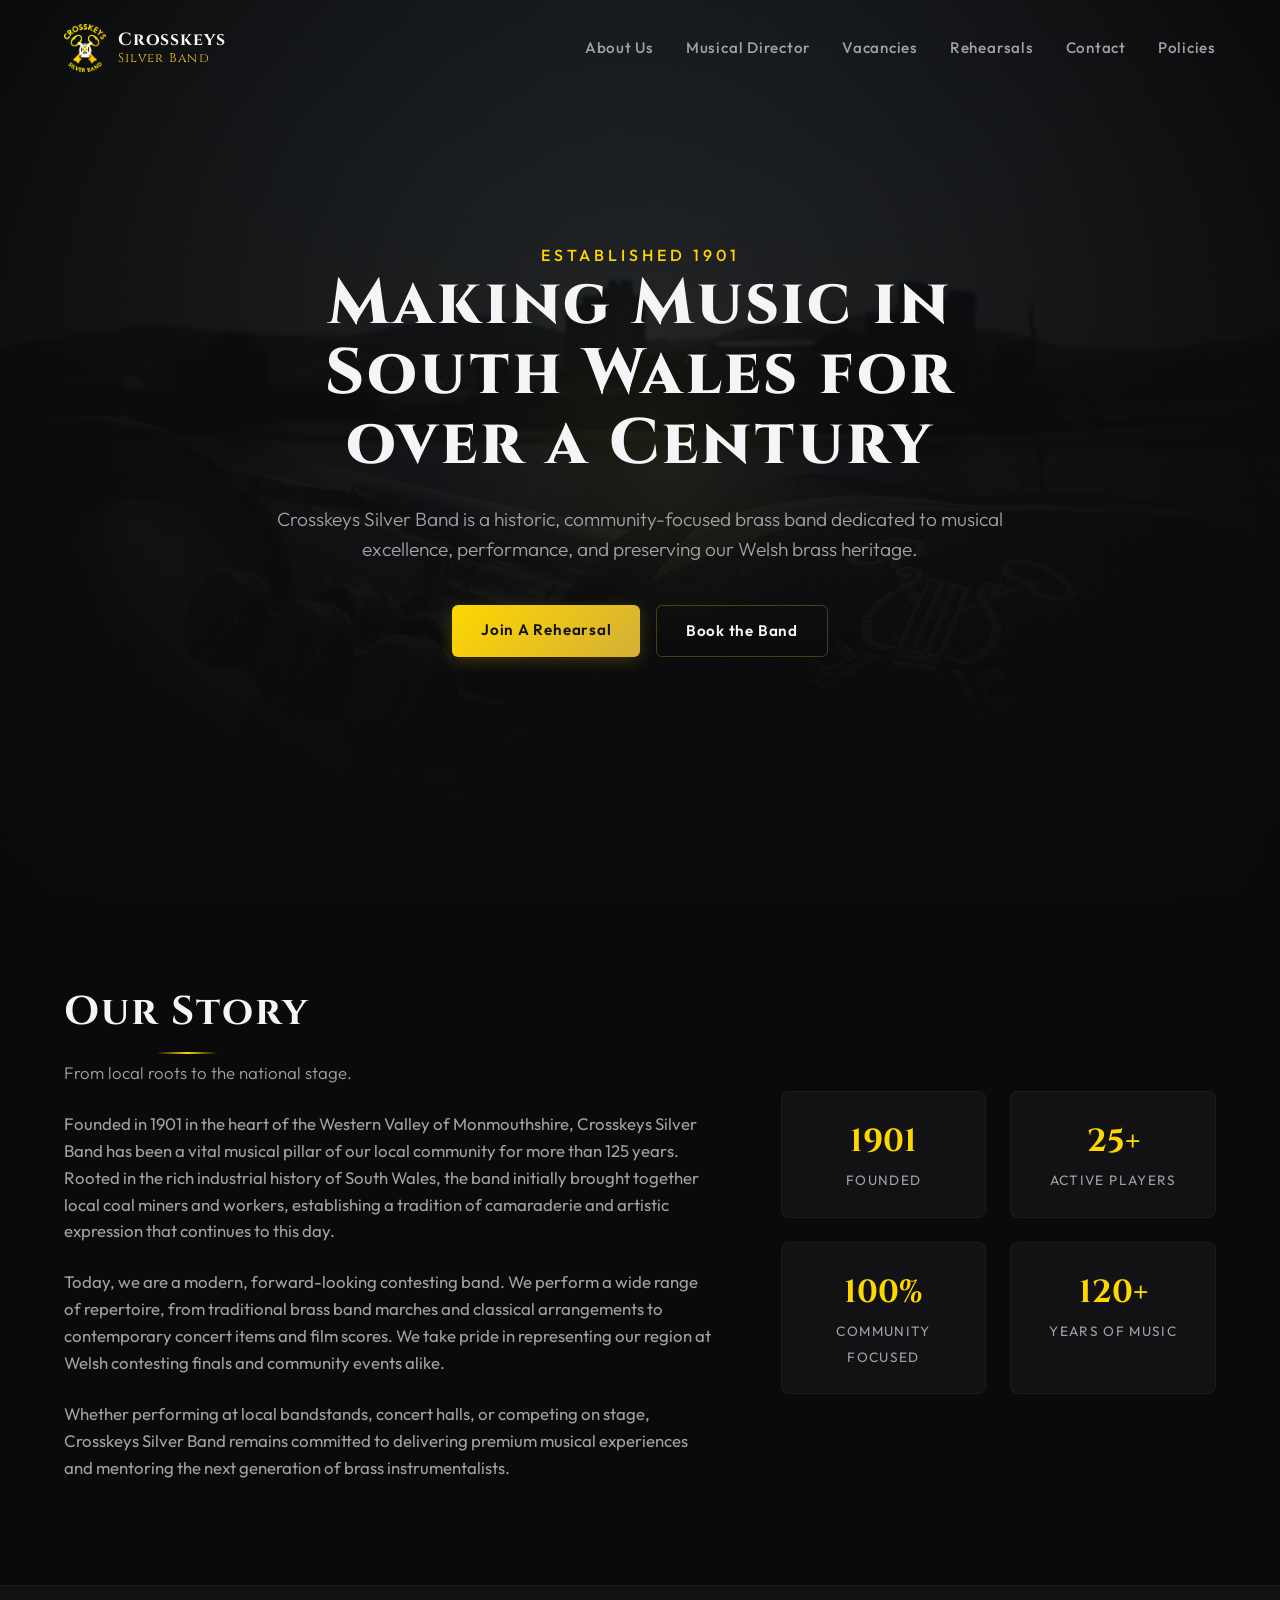
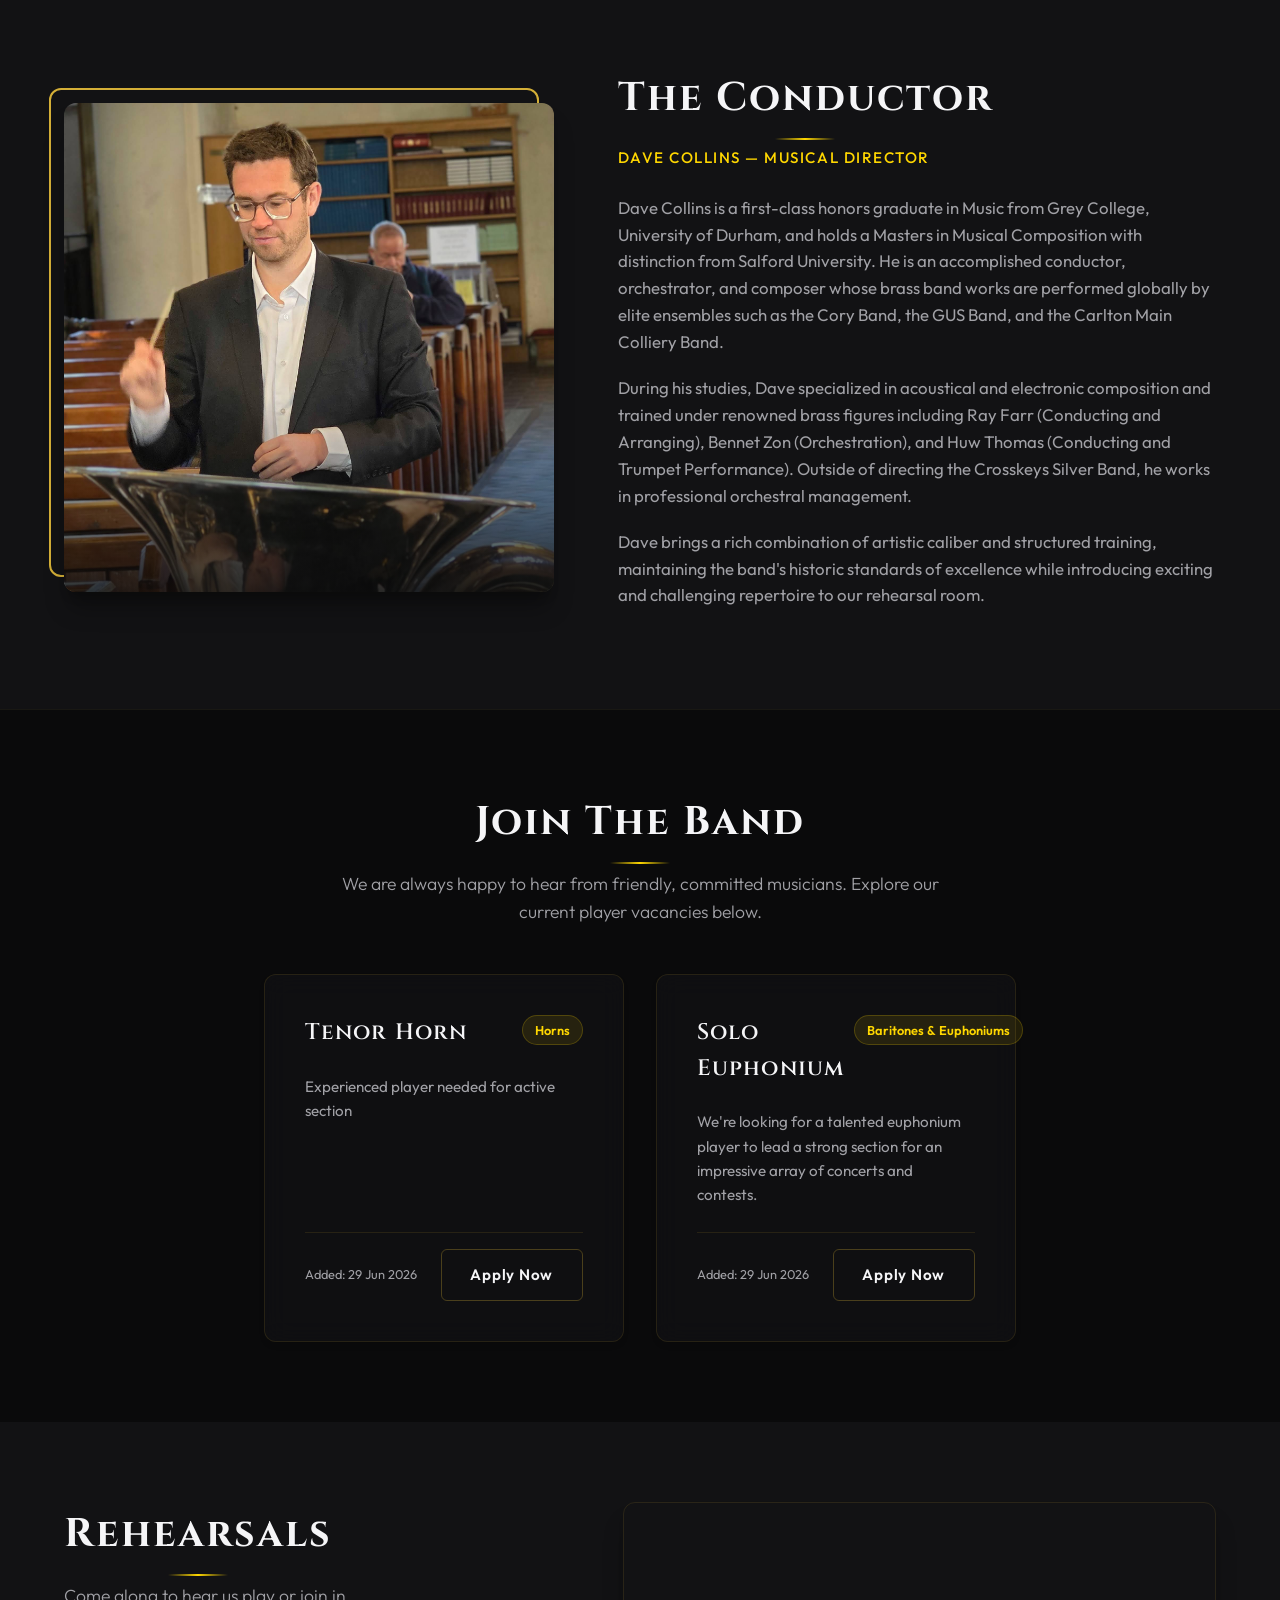
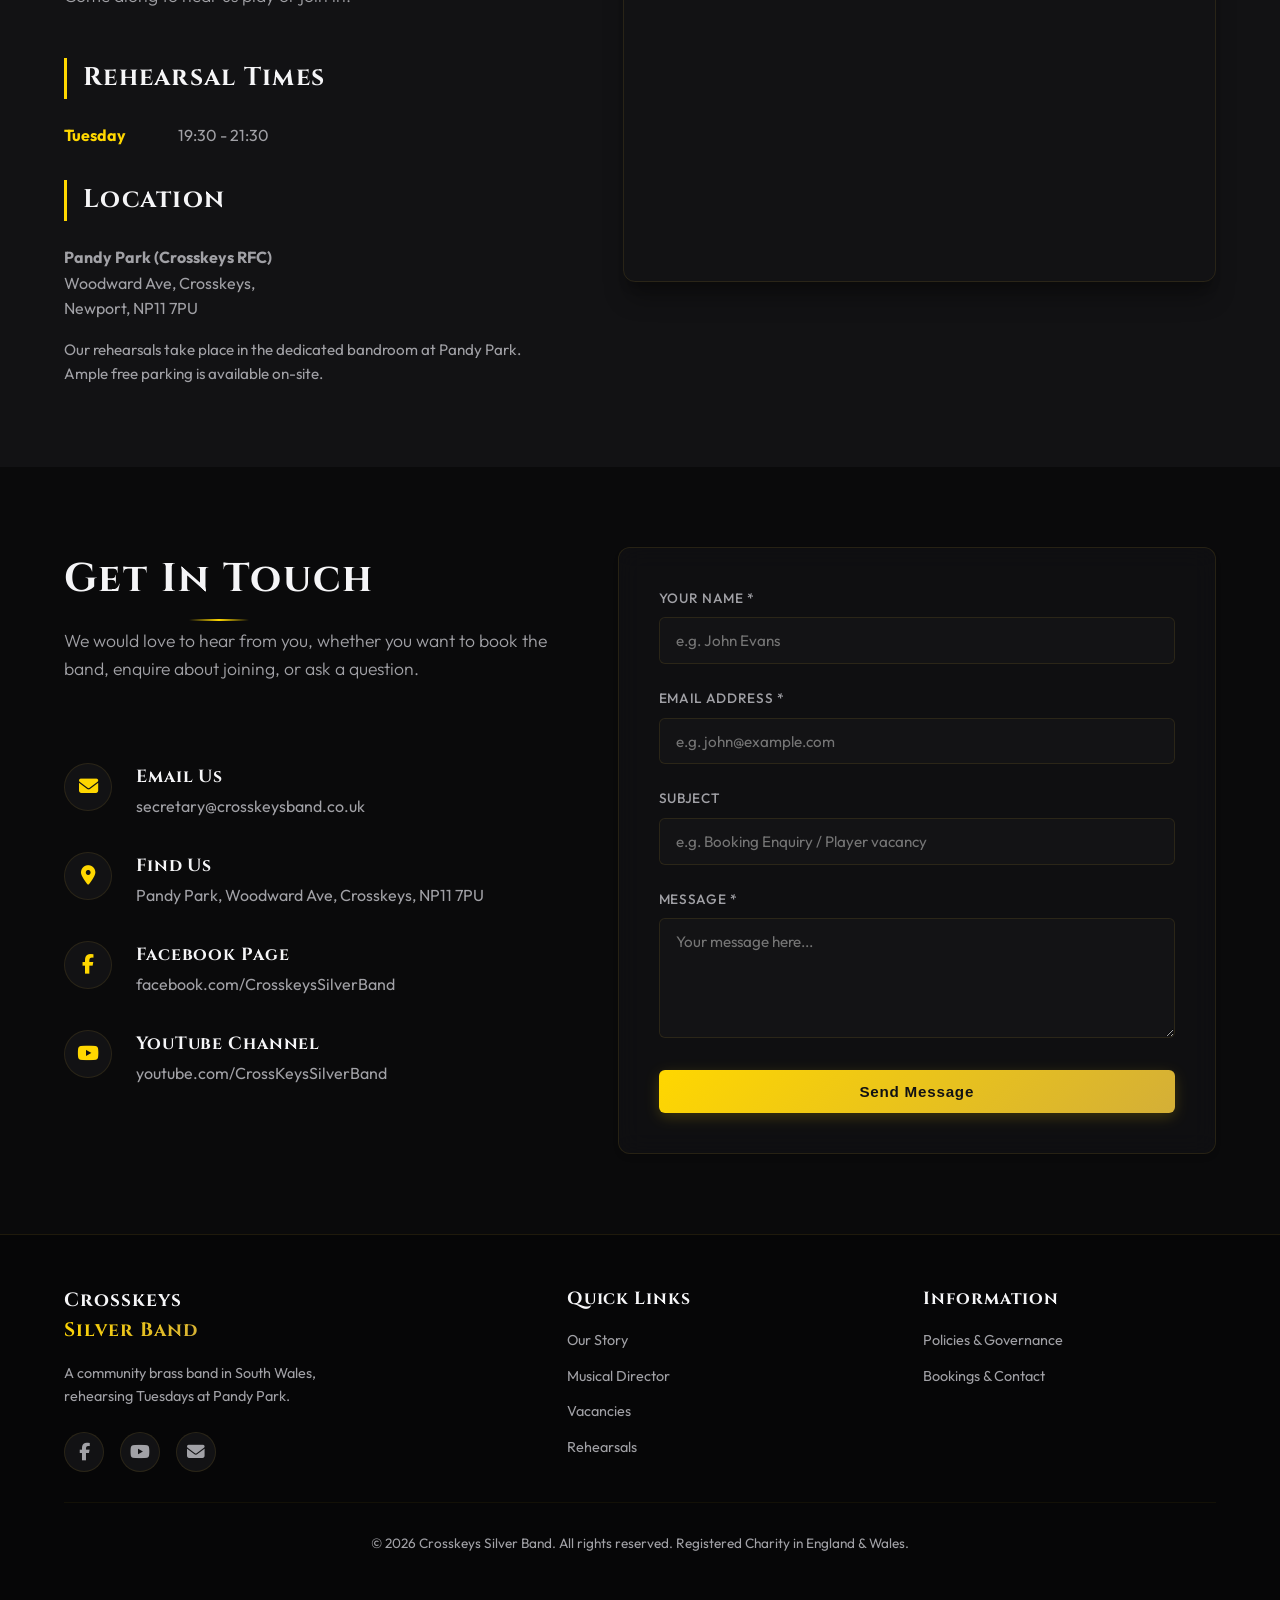
<file: index.html>
<!DOCTYPE html>
<html lang="en">
<head>
  <meta charset="UTF-8">
  <meta name="viewport" content="width=device-width, initial-scale=1.0">
  <meta name="description" content="Official website for Crosskeys Silver Band, a historic Welsh brass band based in Crosskeys, South Wales. Find rehearsals, booking details, and player vacancies.">
  <title>Crosskeys Silver Band | Historic South Wales Brass Band</title>
  
  <!-- FontAwesome Icons -->
  <link rel="stylesheet" href="https://cdnjs.cloudflare.com/ajax/libs/font-awesome/6.4.0/css/all.min.css">
  
  <!-- Stylesheets -->
  <link rel="stylesheet" href="css/style.css">
</head>
<body>

  <!-- Header & Navigation -->
  <header id="main-header">
    <div class="nav-container">
      <a href="index.html" class="logo-wrapper" id="nav-logo-link">
        <img src="Media/logo.png" alt="Crosskeys Silver Band Logo" class="logo-img">
        <span class="logo-text brand-font">Crosskeys<span class="logo-sub accent-text">Silver Band</span></span>
      </a>
      
      <button class="nav-toggle" aria-label="Toggle Navigation" id="mobile-menu-btn">
        <span class="hamburger"></span>
      </button>
      
      <nav class="nav-links" id="navigation-bar">
        <a href="#about" class="nav-item">About Us</a>
        <a href="#conductor" class="nav-item">Musical Director</a>
        <a href="#vacancies" class="nav-item">Vacancies</a>
        <a href="#rehearsals" class="nav-item">Rehearsals</a>
        <a href="#contact" class="nav-item">Contact</a>
        <a href="policies.html" class="nav-item">Policies</a>
      </nav>
    </div>
  </header>

  <!-- Hero Section -->
  <section class="hero" id="home">
    <div class="hero-bg"></div>
    <div class="hero-logo-glow"></div>
    
    <div class="hero-content">
      <span class="hero-pre reveal">Established 1901</span>
      <h1 class="hero-title reveal">Making Music in South Wales for over a Century</h1>
      <p class="hero-desc reveal">Crosskeys Silver Band is a historic, community-focused brass band dedicated to musical excellence, performance, and preserving our Welsh brass heritage.</p>
      <div class="hero-btns reveal">
        <a href="#rehearsals" class="btn btn-primary" id="hero-btn-rehearsals">Join A Rehearsal</a>
        <a href="#contact" class="btn btn-outline" id="hero-btn-contact">Book the Band</a>
      </div>
    </div>
  </section>

  <!-- About Section -->
  <section class="container" id="about">
    <div class="about-grid">
      <div class="about-text reveal">
        <h2 class="section-title">Our Story</h2>
        <p class="section-subtitle" style="margin-left: 0; text-align: left;">From local roots to the national stage.</p>
        <p>Founded in 1901 in the heart of the Western Valley of Monmouthshire, Crosskeys Silver Band has been a vital musical pillar of our local community for more than 125 years. Rooted in the rich industrial history of South Wales, the band initially brought together local coal miners and workers, establishing a tradition of camaraderie and artistic expression that continues to this day.</p>
        <p>Today, we are a modern, forward-looking contesting band. We perform a wide range of repertoire, from traditional brass band marches and classical arrangements to contemporary concert items and film scores. We take pride in representing our region at Welsh contesting finals and community events alike.</p>
        <p>Whether performing at local bandstands, concert halls, or competing on stage, Crosskeys Silver Band remains committed to delivering premium musical experiences and mentoring the next generation of brass instrumentalists.</p>
      </div>
      
      <div class="about-highlights reveal">
        <div class="highlight-box">
          <span class="highlight-number">1901</span>
          <span class="highlight-label">Founded</span>
        </div>
        <div class="highlight-box">
          <span class="highlight-number">25+</span>
          <span class="highlight-label">Active Players</span>
        </div>
        <div class="highlight-box">
          <span class="highlight-number">100%</span>
          <span class="highlight-label">Community Focused</span>
        </div>
        <div class="highlight-box">
          <span class="highlight-number">120+</span>
          <span class="highlight-label">Years of Music</span>
        </div>
      </div>
    </div>
  </section>

  <!-- Conductor Section -->
  <section class="conductor-bg" id="conductor">
    <div class="container">
      <div class="conductor-grid">
        <div class="conductor-img-container reveal">
          <div class="conductor-deco-border"></div>
          <div class="conductor-frame">
            <img src="Media/conductor.jpg" alt="Dave Collins - Musical Director of Crosskeys Silver Band">
          </div>
        </div>
        
        <div class="conductor-bio reveal">
          <h2 class="section-title" style="margin-left: 0; text-align: left;">The Conductor</h2>
          <span class="conductor-role">Dave Collins — Musical Director</span>
          <div class="conductor-bio-text">
            <p>Dave Collins is a first-class honors graduate in Music from Grey College, University of Durham, and holds a Masters in Musical Composition with distinction from Salford University. He is an accomplished conductor, orchestrator, and composer whose brass band works are performed globally by elite ensembles such as the Cory Band, the GUS Band, and the Carlton Main Colliery Band.</p>
            <p>During his studies, Dave specialized in acoustical and electronic composition and trained under renowned brass figures including Ray Farr (Conducting and Arranging), Bennet Zon (Orchestration), and Huw Thomas (Conducting and Trumpet Performance). Outside of directing the Crosskeys Silver Band, he works in professional orchestral management.</p>
            <p>Dave brings a rich combination of artistic caliber and structured training, maintaining the band's historic standards of excellence while introducing exciting and challenging repertoire to our rehearsal room.</p>
          </div>
        </div>
      </div>
    </div>
  </section>

  <!-- Vacancies Section -->
  <section class="container" id="vacancies">
    <div class="text-center reveal">
      <h2 class="section-title">Join The Band</h2>
      <p class="section-subtitle">We are always happy to hear from friendly, committed musicians. Explore our current player vacancies below.</p>
    </div>
    
    <div class="vacancies-grid" id="vacancies-list">
      <!-- Dynamic Vacancies Loaded via JS -->
      <div class="text-center" style="grid-column: 1/-1; padding: 2rem;">
        <i class="fas fa-spinner fa-spin" style="font-size: 2rem; color: var(--color-gold);"></i>
        <p style="margin-top: 1rem; color: var(--text-secondary);">Loading current vacancies...</p>
      </div>
    </div>
  </section>

  <!-- Rehearsals & Map Section -->
  <section class="rehearsal-bg" id="rehearsals">
    <div class="container rehearsal-grid">
      <div class="rehearsal-info reveal">
        <h2 class="section-title" style="margin-left: 0; text-align: left;">Rehearsals</h2>
        <p class="section-subtitle" style="margin-left: 0; text-align: left;">Come along to hear us play or join in.</p>
        
        <div class="rehearsal-time-card">
          <h3>Rehearsal Times</h3>
          <div class="time-item">
            <span class="time-day">Tuesday</span>
            <span class="time-hours">19:30 - 21:30</span>
          </div>
        </div>

        <div class="rehearsal-location-card">
          <h3>Location</h3>
          <p style="color: var(--text-secondary); margin-bottom: 1rem;">
            <strong>Pandy Park (Crosskeys RFC)</strong><br>
            Woodward Ave, Crosskeys,<br>
            Newport, NP11 7PU
          </p>
          <p style="font-size: 0.95rem; color: var(--text-secondary);">
            Our rehearsals take place in the dedicated bandroom at Pandy Park. Ample free parking is available on-site.
          </p>
        </div>
      </div>
      
      <div class="map-wrapper reveal">
        <!-- Google Map iframe centered on Crosskeys Silver Bandroom -->
        <iframe 
          src="https://www.google.com/maps/embed?pb=!1m18!1m12!1m3!1d2477.139326256424!2d-3.1297874!3d51.6206569!2m3!1f0!2f0!3f0!3m2!1i1024!2i768!4f13.1!3m3!1m2!1s0x486e1fea07e3df35%3A0xa706ca215bfa90cd!2sCross+Keys+Silver+Band!5e0!3m2!1sen!2suk!4v1719600000000!5m2!1sen!2suk" 
          width="600" 
          height="450" 
          allowfullscreen="" 
          loading="lazy" 
          referrerpolicy="no-referrer-when-downgrade"
          title="Google Maps Location of Crosskeys Silver Bandroom">
        </iframe>
      </div>
    </div>
  </section>

  <!-- Contact & Bookings -->
  <section class="container" id="contact">
    <div class="contact-grid">
      <div class="contact-details reveal">
        <div>
          <h2 class="section-title" style="margin-left: 0; text-align: left;">Get In Touch</h2>
          <p class="section-subtitle" style="margin-left: 0; text-align: left;">We would love to hear from you, whether you want to book the band, enquire about joining, or ask a question.</p>
        </div>
        
        <div class="contact-item">
          <div class="contact-icon"><i class="fas fa-envelope"></i></div>
          <div class="contact-item-content">
            <h4>Email Us</h4>
            <p><a href="#" class="decode-email" data-user="secretary" data-domain="crosskeysband.co.uk">secretary [at] crosskeysband.co.uk</a></p>
          </div>
        </div>

        <div class="contact-item">
          <div class="contact-icon"><i class="fas fa-location-dot"></i></div>
          <div class="contact-item-content">
            <h4>Find Us</h4>
            <p>Pandy Park, Woodward Ave, Crosskeys, NP11 7PU</p>
          </div>
        </div>

        <div class="contact-item">
          <div class="contact-icon"><i class="fab fa-facebook-f"></i></div>
          <div class="contact-item-content">
            <h4>Facebook Page</h4>
            <p><a href="https://www.facebook.com/CrosskeysSilverBand" target="_blank" rel="noopener">facebook.com/CrosskeysSilverBand</a></p>
          </div>
        </div>

        <div class="contact-item">
          <div class="contact-icon"><i class="fab fa-youtube"></i></div>
          <div class="contact-item-content">
            <h4>YouTube Channel</h4>
            <p><a href="https://www.youtube.com/CrossKeysSilverBand" target="_blank" rel="noopener">youtube.com/CrossKeysSilverBand</a></p>
          </div>
        </div>
      </div>
      
      <div class="glass-card contact-form reveal">
        <form id="contact-form">
          <div class="form-group">
            <label for="name">Your Name *</label>
            <input type="text" id="name" class="form-control" placeholder="e.g. John Evans" required>
          </div>
          
          <div class="form-group">
            <label for="email">Email Address *</label>
            <input type="email" id="email" class="form-control" placeholder="e.g. john@example.com" required>
          </div>
          
          <div class="form-group">
            <label for="subject">Subject</label>
            <input type="text" id="subject" class="form-control" placeholder="e.g. Booking Enquiry / Player vacancy">
          </div>
          
          <div class="form-group">
            <label for="message">Message *</label>
            <textarea id="message" class="form-control" placeholder="Your message here..." required></textarea>
          </div>
          
          <button type="submit" class="btn btn-primary" style="width: 100%;" id="contact-submit-btn">Send Message</button>
          
          <div id="form-status" class="form-status"></div>
        </form>
      </div>
    </div>
  </section>

  <!-- Footer -->
  <footer id="main-footer">
    <div class="container" style="padding: 0 0 30px 0;">
      <div class="footer-grid">
        <div class="footer-info">
          <h4 class="brand-font">Crosskeys<br><span class="accent-text">Silver Band</span></h4>
          <p>A community brass band in South Wales, rehearsing Tuesdays at Pandy Park.</p>
          <div class="social-links">
            <a href="https://www.facebook.com/CrosskeysSilverBand" target="_blank" rel="noopener" class="social-btn" aria-label="Facebook"><i class="fab fa-facebook-f"></i></a>
            <a href="https://www.youtube.com/CrossKeysSilverBand" target="_blank" rel="noopener" class="social-btn" aria-label="YouTube"><i class="fab fa-youtube"></i></a>
            <a href="#" class="social-btn decode-email" data-user="secretary" data-domain="crosskeysband.co.uk" aria-label="Email"><i class="fas fa-envelope"></i></a>
          </div>
        </div>
        
        <div class="footer-links">
          <h4>Quick Links</h4>
          <ul>
            <li><a href="#about">Our Story</a></li>
            <li><a href="#conductor">Musical Director</a></li>
            <li><a href="#vacancies">Vacancies</a></li>
            <li><a href="#rehearsals">Rehearsals</a></li>
          </ul>
        </div>

        <div class="footer-links">
          <h4>Information</h4>
          <ul>
            <li><a href="policies.html">Policies & Governance</a></li>
            <li><a href="#contact">Bookings & Contact</a></li>
          </ul>
        </div>
      </div>
      
      <div class="footer-bottom">
        <p>&copy; 2026 Crosskeys Silver Band. All rights reserved. Registered Charity in England & Wales.</p>
      </div>
    </div>
  </footer>

  <script src="js/main.js"></script>
</body>
</html>
</file>
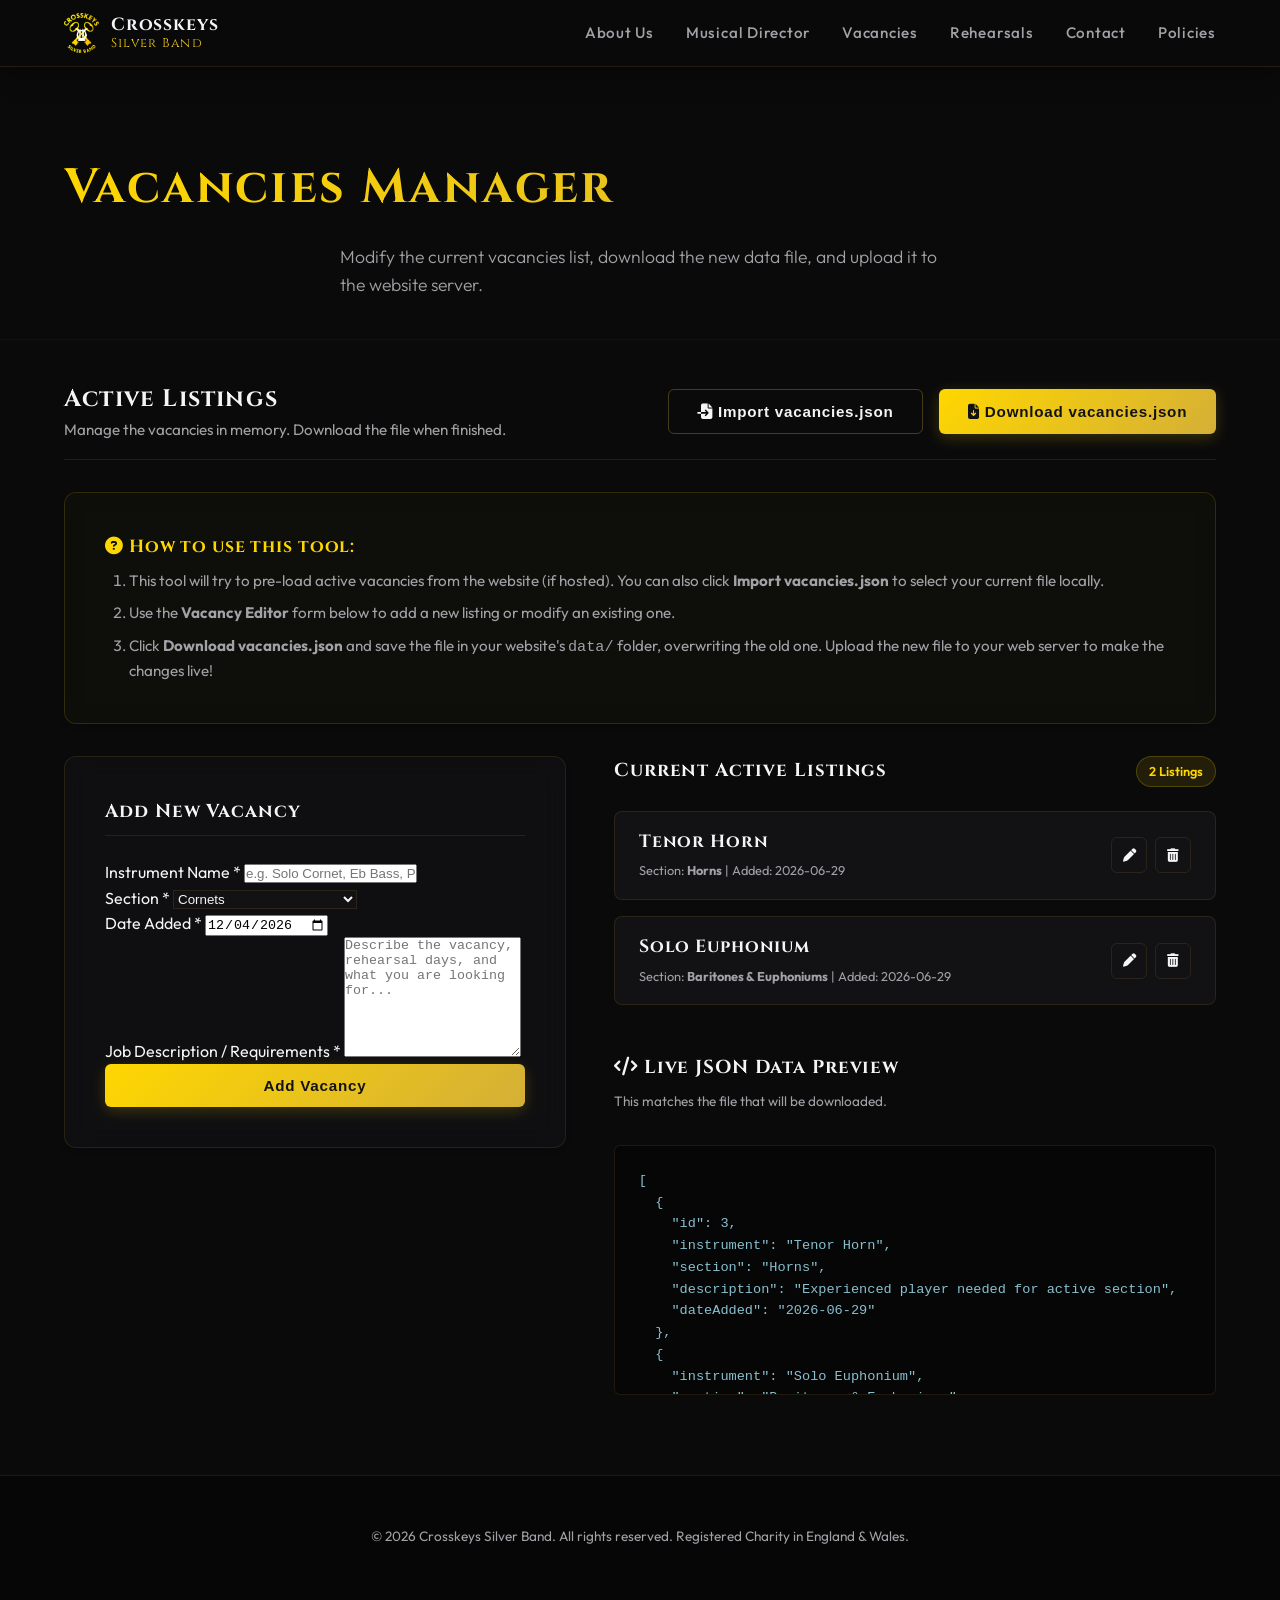
<file: admin.html>
<!DOCTYPE html>
<html lang="en">
<head>
  <meta charset="UTF-8">
  <meta name="viewport" content="width=device-width, initial-scale=1.0">
  <meta name="description" content="Committee admin console to manage vacancies for Crosskeys Silver Band.">
  <title>Vacancies Admin | Crosskeys Silver Band</title>
  
  <!-- FontAwesome Icons -->
  <link rel="stylesheet" href="https://cdnjs.cloudflare.com/ajax/libs/font-awesome/6.4.0/css/all.min.css">
  
  <!-- Stylesheets -->
  <link rel="stylesheet" href="css/style.css">
  
  <style>
    /* Admin-specific layout tweaks */
    .admin-container {
      max-width: var(--max-width);
      margin: 0 auto;
      padding: 40px 0 80px 0;
    }
    
    .panel-header {
      border-bottom: 1px solid var(--border-glass);
      padding-bottom: 1rem;
      margin-bottom: 2rem;
      display: flex;
      justify-content: space-between;
      align-items: center;
      flex-wrap: wrap;
      gap: 1rem;
    }

    .file-input-wrapper {
      position: relative;
      display: inline-block;
    }

    .file-input-wrapper input[type="file"] {
      position: absolute;
      left: 0;
      top: 0;
      opacity: 0;
      width: 100%;
      height: 100%;
      cursor: pointer;
    }

    .info-bar {
      grid-column: 1 / -1;
      margin-bottom: 2rem;
    }

    .json-preview {
      margin-top: 2rem;
      background: rgba(0, 0, 0, 0.4);
      border: 1px solid var(--border-glass);
      border-radius: 6px;
      padding: 1.5rem;
      font-family: monospace;
      font-size: 0.85rem;
      white-space: pre-wrap;
      max-height: 250px;
      overflow-y: auto;
      color: #88c0d0;
    }
  </style>
</head>
<body>

  <!-- Header & Navigation -->
  <header class="scrolled" id="main-header">
    <div class="nav-container">
      <a href="index.html" class="logo-wrapper" id="nav-logo-link">
        <img src="Media/logo.png" alt="Crosskeys Silver Band Logo" class="logo-img">
        <span class="logo-text brand-font">Crosskeys<span class="logo-sub accent-text">Silver Band</span></span>
      </a>
      
      <button class="nav-toggle" aria-label="Toggle Navigation" id="mobile-menu-btn">
        <span class="hamburger"></span>
      </button>
      
      <nav class="nav-links" id="navigation-bar">
        <a href="index.html#about" class="nav-item">About Us</a>
        <a href="index.html#conductor" class="nav-item">Musical Director</a>
        <a href="index.html#vacancies" class="nav-item">Vacancies</a>
        <a href="index.html#rehearsals" class="nav-item">Rehearsals</a>
        <a href="index.html#contact" class="nav-item">Contact</a>
        <a href="policies.html" class="nav-item">Policies</a>
      </nav>
    </div>
  </header>

  <!-- Admin Hero Header -->
  <section class="admin-hero">
    <div class="container" style="padding: 0;">
      <h1 class="accent-text" style="font-size: 3rem; margin-bottom: 1rem;">Vacancies Manager</h1>
      <p class="section-subtitle" style="margin-bottom: 0;">Modify the current vacancies list, download the new data file, and upload it to the website server.</p>
    </div>
  </section>

  <!-- Main Panel -->
  <main class="container admin-container">
    
    <div class="panel-header">
      <div>
        <h2>Active Listings</h2>
        <p style="color: var(--text-secondary); font-size: 0.95rem;">Manage the vacancies in memory. Download the file when finished.</p>
      </div>
      
      <div style="display: flex; gap: 1rem;">
        <div class="file-input-wrapper">
          <button class="btn btn-outline" id="import-btn"><i class="fas fa-file-import"></i> Import vacancies.json</button>
          <input type="file" id="import-file-picker" accept=".json">
        </div>
        <button class="btn btn-primary" id="download-btn"><i class="fas fa-file-arrow-down"></i> Download vacancies.json</button>
      </div>
    </div>

    <!-- Instruction Bar -->
    <div class="glass-card info-bar" style="background: rgba(255, 215, 0, 0.02); border-color: rgba(255, 215, 0, 0.15);">
      <h3 style="color: var(--color-gold); font-size: 1.1rem; margin-bottom: 0.5rem;"><i class="fas fa-circle-question"></i> How to use this tool:</h3>
      <ol style="margin-left: 1.5rem; font-size: 0.95rem; color: var(--text-secondary); display: flex; flex-direction: column; gap: 0.5rem;">
        <li>This tool will try to pre-load active vacancies from the website (if hosted). You can also click <strong>Import vacancies.json</strong> to select your current file locally.</li>
        <li>Use the <strong>Vacancy Editor</strong> form below to add a new listing or modify an existing one.</li>
        <li>Click <strong>Download vacancies.json</strong> and save the file in your website's <code>data/</code> folder, overwriting the old one. Upload the new file to your web server to make the changes live!</li>
      </ol>
    </div>

    <div class="admin-grid">
      <!-- Editor Form -->
      <div class="glass-card">
        <h3 style="margin-bottom: 1.5rem; border-bottom: 1px solid var(--border-glass); padding-bottom: 0.5rem;" id="form-title">Add New Vacancy</h3>
        
        <form id="vacancy-form">
          <input type="hidden" id="vacancy-id" value="">
          
          <div class="form-group">
            <label for="instrument">Instrument Name *</label>
            <input type="text" id="instrument" class="form-control" placeholder="e.g. Solo Cornet, Eb Bass, Percussion" required>
          </div>
          
          <div class="form-group">
            <label for="section">Section *</label>
            <select id="section" class="form-control" style="background: var(--bg-secondary); border: 1px solid var(--border-glass); color: var(--text-primary); cursor: pointer;" required>
              <option value="Cornets">Cornets</option>
              <option value="Horns">Horns (Tenor Horn / Flugel)</option>
              <option value="Baritones & Euphoniums">Baritones & Euphoniums</option>
              <option value="Trombones">Trombones</option>
              <option value="Basses">Basses (Eb / Bb Bass)</option>
              <option value="Percussion">Percussion</option>
              <option value="Musical Director">Musical Director</option>
              <option value="General">General / Other</option>
            </select>
          </div>
          
          <div class="form-group">
            <label for="date-added">Date Added *</label>
            <input type="date" id="date-added" class="form-control" required>
          </div>
          
          <div class="form-group">
            <label for="description">Job Description / Requirements *</label>
            <textarea id="description" class="form-control" placeholder="Describe the vacancy, rehearsal days, and what you are looking for..." style="min-height: 120px;" required></textarea>
          </div>
          
          <div style="display: flex; gap: 1rem;">
            <button type="submit" class="btn btn-primary" style="flex-grow: 1;" id="save-btn">Add Vacancy</button>
            <button type="button" class="btn btn-outline" style="display: none;" id="cancel-edit-btn">Cancel Edit</button>
          </div>
        </form>
      </div>

      <!-- Current List in Memory -->
      <div>
        <div class="admin-list-header">
          <h3>Current Active Listings</h3>
          <span class="vacancy-badge" id="listings-count">0 Listings</span>
        </div>
        
        <div class="admin-vacancies-list" id="admin-listings-container">
          <!-- Populated by JS -->
          <div class="text-center" style="padding: 2rem; color: var(--text-secondary);">
            No vacancies loaded. Start by adding one or importing a file!
          </div>
        </div>
        
        <!-- Live JSON text preview -->
        <h3 style="margin-top: 3rem; margin-bottom: 0.5rem;"><i class="fas fa-code"></i> Live JSON Data Preview</h3>
        <p style="font-size: 0.85rem; color: var(--text-secondary); margin-bottom: 1rem;">This matches the file that will be downloaded.</p>
        <div class="json-preview" id="json-preview-box">[]</div>
      </div>
    </div>
  </main>

  <!-- Footer -->
  <footer id="main-footer">
    <div class="container" style="padding: 0 0 30px 0;">
      <div class="footer-bottom" style="border: none; padding: 0;">
        <p>&copy; 2026 Crosskeys Silver Band. All rights reserved. Registered Charity in England & Wales.</p>
      </div>
    </div>
  </footer>

  <!-- Admin logic script -->
  <script>
    document.addEventListener('DOMContentLoaded', () => {
      let vacancies = [];
      let editMode = false;
      
      const vacancyForm = document.getElementById('vacancy-form');
      const formTitle = document.getElementById('form-title');
      const saveBtn = document.getElementById('save-btn');
      const cancelEditBtn = document.getElementById('cancel-edit-btn');
      
      const formId = document.getElementById('vacancy-id');
      const formInstrument = document.getElementById('instrument');
      const formSection = document.getElementById('section');
      const formDateAdded = document.getElementById('date-added');
      const formDescription = document.getElementById('description');
      
      const listingsContainer = document.getElementById('admin-listings-container');
      const listingsCount = document.getElementById('listings-count');
      const jsonPreviewBox = document.getElementById('json-preview-box');
      
      const downloadBtn = document.getElementById('download-btn');
      const importFilePicker = document.getElementById('import-file-picker');

      // Set default date to today
      const setTodayDate = () => {
        const today = new Date().toISOString().split('T')[0];
        formDateAdded.value = today;
      };
      setTodayDate();

      // --- Try to pre-load vacancies from server ---
      fetch('data/vacancies.json')
        .then(res => {
          if (res.ok) return res.json();
          throw new Error('No vacancies.json found on server.');
        })
        .then(data => {
          vacancies = data;
          updateView();
        })
        .catch(err => {
          console.log('No preloaded vacancies.json. Standing by for manual input or import.', err);
        });

      // --- Update View & Previews ---
      function updateView() {
        // Update count
        listingsCount.innerText = `${vacancies.length} Listing${vacancies.length === 1 ? '' : 's'}`;
        
        // Update listings list
        if (vacancies.length === 0) {
          listingsContainer.innerHTML = `
            <div class="text-center" style="padding: 3rem; background: var(--bg-secondary); border-radius: 8px; border: 1px dashed var(--border-glass); color: var(--text-secondary);">
              <i class="fas fa-folder-open" style="font-size: 2.5rem; color: var(--border-glass-hover); margin-bottom: 1rem; display: block;"></i>
              No active listings. Use the editor to add vacancies or import a vacancies.json file.
            </div>
          `;
        } else {
          listingsContainer.innerHTML = '';
          vacancies.forEach((v, index) => {
            const item = document.createElement('div');
            item.className = 'admin-item';
            item.innerHTML = `
              <div class="admin-item-info">
                <h4>${escapeHTML(v.instrument)}</h4>
                <span>Section: <strong>${escapeHTML(v.section)}</strong> | Added: ${escapeHTML(v.dateAdded)}</span>
              </div>
              <div class="admin-item-actions">
                <button class="btn-icon btn-edit" title="Edit Listing" data-index="${index}"><i class="fas fa-pen"></i></button>
                <button class="btn-icon btn-delete" title="Delete Listing" data-index="${index}"><i class="fas fa-trash-can"></i></button>
              </div>
            `;
            listingsContainer.appendChild(item);
          });
          
          // Wire up actions
          document.querySelectorAll('.btn-edit').forEach(btn => {
            btn.addEventListener('click', (e) => {
              const idx = parseInt(e.currentTarget.getAttribute('data-index'));
              startEdit(idx);
            });
          });
          
          document.querySelectorAll('.btn-delete').forEach(btn => {
            btn.addEventListener('click', (e) => {
              const idx = parseInt(e.currentTarget.getAttribute('data-index'));
              deleteListing(idx);
            });
          });
        }
        
        // Update JSON preview
        jsonPreviewBox.innerText = JSON.stringify(vacancies, null, 2);
      }

      // --- Add / Update Vacancy ---
      vacancyForm.addEventListener('submit', (e) => {
        e.preventDefault();
        
        const idVal = formId.value;
        const vacancyData = {
          instrument: formInstrument.value.trim(),
          section: formSection.value,
          dateAdded: formDateAdded.value,
          description: formDescription.value.trim()
        };

        if (editMode && idVal !== '') {
          // Edit existing
          const idx = parseInt(idVal);
          vacancies[idx] = vacancyData;
          exitEditMode();
        } else {
          // Add new
          vacancies.push(vacancyData);
        }
        
        vacancyForm.reset();
        setTodayDate();
        updateView();
      });

      // --- Edit Actions ---
      function startEdit(idx) {
        const item = vacancies[idx];
        formTitle.innerText = `Edit Vacancy: ${item.instrument}`;
        saveBtn.innerText = 'Save Changes';
        cancelEditBtn.style.display = 'inline-block';
        editMode = true;
        
        formId.value = idx;
        formInstrument.value = item.instrument;
        formSection.value = item.section || 'General';
        formDateAdded.value = item.dateAdded || '';
        formDescription.value = item.description || '';
        
        // Scroll to editor
        document.getElementById('vacancy-form').scrollIntoView({ behavior: 'smooth' });
      }

      cancelEditBtn.addEventListener('click', exitEditMode);

      function exitEditMode() {
        formTitle.innerText = 'Add New Vacancy';
        saveBtn.innerText = 'Add Vacancy';
        cancelEditBtn.style.display = 'none';
        editMode = false;
        formId.value = '';
        vacancyForm.reset();
        setTodayDate();
      }

      // --- Delete Action ---
      function deleteListing(idx) {
        if (confirm(`Are you sure you want to delete the vacancy for "${vacancies[idx].instrument}"?`)) {
          if (editMode && parseInt(formId.value) === idx) {
            exitEditMode();
          }
          vacancies.splice(idx, 1);
          updateView();
        }
      }

      // --- Download JSON File ---
      downloadBtn.addEventListener('click', () => {
        const dataStr = JSON.stringify(vacancies, null, 2);
        const dataUri = 'data:application/json;charset=utf-8,'+ encodeURIComponent(dataStr);
        
        const exportFileDefaultName = 'vacancies.json';
        
        const linkElement = document.createElement('a');
        linkElement.setAttribute('href', dataUri);
        linkElement.setAttribute('download', exportFileDefaultName);
        linkElement.click();
      });

      // --- Import JSON File ---
      importFilePicker.addEventListener('change', (e) => {
        const file = e.target.files[0];
        if (!file) return;
        
        const reader = new FileReader();
        reader.onload = (event) => {
          try {
            const data = JSON.parse(event.target.result);
            if (Array.isArray(data)) {
              vacancies = data;
              updateView();
              alert(`Successfully imported ${data.length} vacancies!`);
            } else {
              alert('Error: The file does not contain a valid vacancies array structure.');
            }
          } catch (err) {
            alert('Error: Failed to parse JSON file.');
            console.error(err);
          }
        };
        reader.readAsText(file);
      });

      // --- Helper to escape HTML ---
      function escapeHTML(str) {
        if (!str) return '';
        return str.replace(/[&<>'"]/g, 
          tag => ({
            '&': '&amp;',
            '<': '&lt;',
            '>': '&gt;',
            "'": '&#39;',
            '"': '&quot;'
          }[tag] || tag)
        );
      }
      
      // Mobile hamburger toggle in header (local implementation for this page)
      const navToggle = document.getElementById('mobile-menu-btn');
      const navLinks = document.getElementById('navigation-bar');
      if (navToggle && navLinks) {
        navToggle.addEventListener('click', () => {
          navToggle.classList.toggle('open');
          navLinks.classList.toggle('open');
        });
      }
    });
  </script>
</body>
</html>
</file>
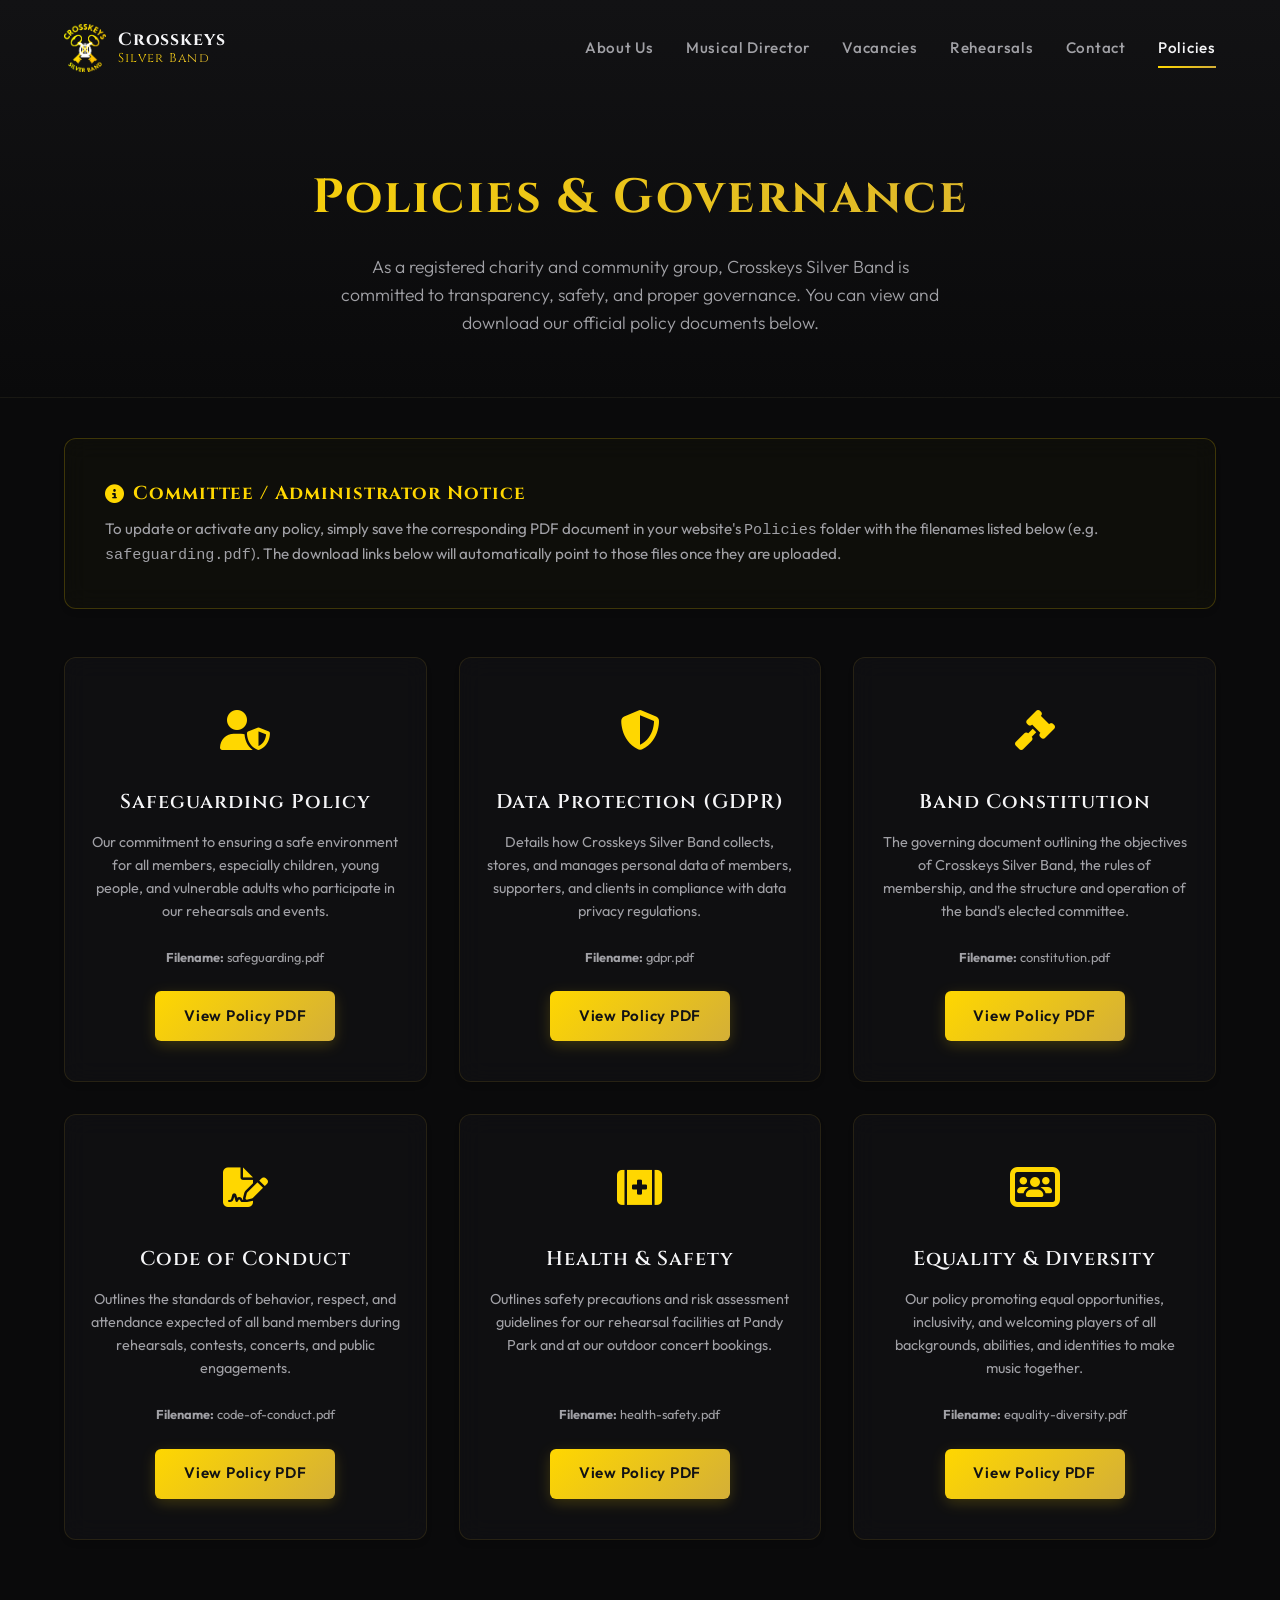
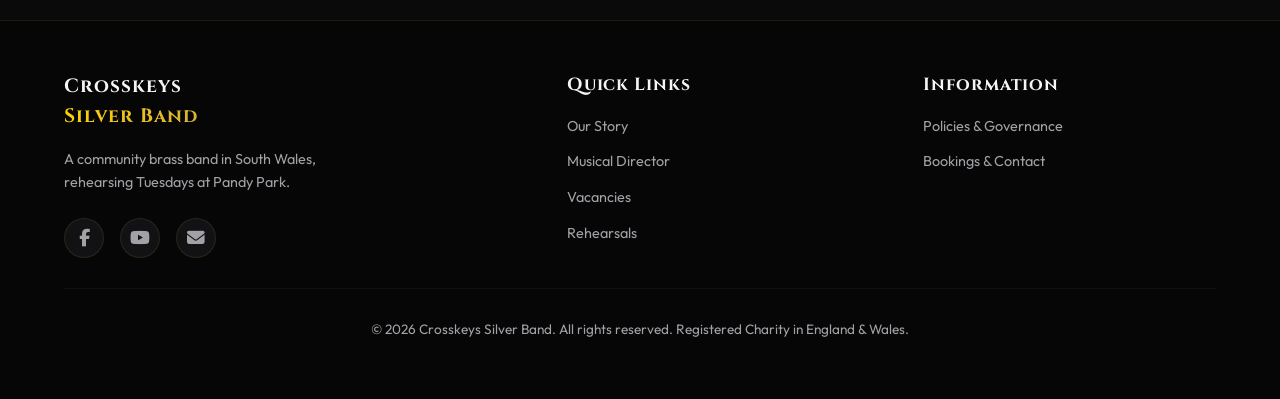
<file: policies.html>
<!DOCTYPE html>
<html lang="en">
<head>
  <meta charset="UTF-8">
  <meta name="viewport" content="width=device-width, initial-scale=1.0">
  <meta name="description" content="Governance and policy documents for the Crosskeys Silver Band, including safeguarding, GDPR, code of conduct, and band constitution.">
  <title>Policies & Governance | Crosskeys Silver Band</title>
  
  <!-- FontAwesome Icons -->
  <link rel="stylesheet" href="https://cdnjs.cloudflare.com/ajax/libs/font-awesome/6.4.0/css/all.min.css">
  
  <!-- Stylesheets -->
  <link rel="stylesheet" href="css/style.css">
</head>
<body>

  <!-- Header & Navigation -->
  <header class="scrolled" id="main-header">
    <div class="nav-container">
      <a href="index.html" class="logo-wrapper" id="nav-logo-link">
        <img src="Media/logo.png" alt="Crosskeys Silver Band Logo" class="logo-img">
        <span class="logo-text brand-font">Crosskeys<span class="logo-sub accent-text">Silver Band</span></span>
      </a>
      
      <button class="nav-toggle" aria-label="Toggle Navigation" id="mobile-menu-btn">
        <span class="hamburger"></span>
      </button>
      
      <nav class="nav-links" id="navigation-bar">
        <a href="index.html#about" class="nav-item">About Us</a>
        <a href="index.html#conductor" class="nav-item">Musical Director</a>
        <a href="index.html#vacancies" class="nav-item">Vacancies</a>
        <a href="index.html#rehearsals" class="nav-item">Rehearsals</a>
        <a href="index.html#contact" class="nav-item">Contact</a>
        <a href="policies.html" class="nav-item active">Policies</a>
      </nav>
    </div>
  </header>

  <!-- Policies Hero -->
  <section class="policies-hero">
    <div class="container" style="padding: 0;">
      <h1 class="accent-text" style="font-size: 3rem; margin-bottom: 1rem;">Policies & Governance</h1>
      <p class="section-subtitle" style="margin-bottom: 0;">As a registered charity and community group, Crosskeys Silver Band is committed to transparency, safety, and proper governance. You can view and download our official policy documents below.</p>
    </div>
  </section>

  <!-- Policy Cards Grid -->
  <main class="container" style="padding-top: 40px; padding-bottom: 80px;">
    <!-- Instruction box for the band administrator -->
    <div class="glass-card" style="margin-bottom: 3rem; border-color: rgba(255, 215, 0, 0.2); background: rgba(255, 215, 0, 0.02);">
      <h3 style="color: var(--color-gold); margin-bottom: 0.5rem; display: flex; align-items: center; gap: 8px;">
        <i class="fas fa-info-circle"></i> Committee / Administrator Notice
      </h3>
      <p style="font-size: 0.95rem; color: var(--text-secondary);">
        To update or activate any policy, simply save the corresponding PDF document in your website's <code>Policies</code> folder with the filenames listed below (e.g. <code>safeguarding.pdf</code>). The download links below will automatically point to those files once they are uploaded.
      </p>
    </div>

    <div class="policies-grid">
      <!-- Safeguarding Policy -->
      <div class="glass-card policy-card reveal active">
        <div class="policy-icon"><i class="fas fa-user-shield"></i></div>
        <h3 class="policy-title">Safeguarding Policy</h3>
        <p class="policy-desc">Our commitment to ensuring a safe environment for all members, especially children, young people, and vulnerable adults who participate in our rehearsals and events.</p>
        <div class="policy-meta">
          <span><strong>Filename:</strong> safeguarding.pdf</span>
        </div>
        <a href="Policies/safeguarding.pdf" target="_blank" class="btn btn-primary" id="btn-safeguarding">View Policy PDF</a>
      </div>

      <!-- GDPR / Data Protection -->
      <div class="glass-card policy-card reveal active">
        <div class="policy-icon"><i class="fas fa-shield-halved"></i></div>
        <h3 class="policy-title">Data Protection (GDPR)</h3>
        <p class="policy-desc">Details how Crosskeys Silver Band collects, stores, and manages personal data of members, supporters, and clients in compliance with data privacy regulations.</p>
        <div class="policy-meta">
          <span><strong>Filename:</strong> gdpr.pdf</span>
        </div>
        <a href="Policies/gdpr.pdf" target="_blank" class="btn btn-primary" id="btn-gdpr">View Policy PDF</a>
      </div>

      <!-- Band Constitution -->
      <div class="glass-card policy-card reveal active">
        <div class="policy-icon"><i class="fas fa-gavel"></i></div>
        <h3 class="policy-title">Band Constitution</h3>
        <p class="policy-desc">The governing document outlining the objectives of Crosskeys Silver Band, the rules of membership, and the structure and operation of the band's elected committee.</p>
        <div class="policy-meta">
          <span><strong>Filename:</strong> constitution.pdf</span>
        </div>
        <a href="Policies/constitution.pdf" target="_blank" class="btn btn-primary" id="btn-constitution">View Policy PDF</a>
      </div>

      <!-- Code of Conduct -->
      <div class="glass-card policy-card reveal active">
        <div class="policy-icon"><i class="fas fa-file-signature"></i></div>
        <h3 class="policy-title">Code of Conduct</h3>
        <p class="policy-desc">Outlines the standards of behavior, respect, and attendance expected of all band members during rehearsals, contests, concerts, and public engagements.</p>
        <div class="policy-meta">
          <span><strong>Filename:</strong> code-of-conduct.pdf</span>
        </div>
        <a href="Policies/code-of-conduct.pdf" target="_blank" class="btn btn-primary" id="btn-conduct">View Policy PDF</a>
      </div>

      <!-- Health & Safety -->
      <div class="glass-card policy-card reveal active">
        <div class="policy-icon"><i class="fas fa-kit-medical"></i></div>
        <h3 class="policy-title">Health & Safety</h3>
        <p class="policy-desc">Outlines safety precautions and risk assessment guidelines for our rehearsal facilities at Pandy Park and at our outdoor concert bookings.</p>
        <div class="policy-meta">
          <span><strong>Filename:</strong> health-safety.pdf</span>
        </div>
        <a href="Policies/health-safety.pdf" target="_blank" class="btn btn-primary" id="btn-health-safety">View Policy PDF</a>
      </div>

      <!-- Equality & Diversity -->
      <div class="glass-card policy-card reveal active">
        <div class="policy-icon"><i class="fas fa-users-rectangle"></i></div>
        <h3 class="policy-title">Equality & Diversity</h3>
        <p class="policy-desc">Our policy promoting equal opportunities, inclusivity, and welcoming players of all backgrounds, abilities, and identities to make music together.</p>
        <div class="policy-meta">
          <span><strong>Filename:</strong> equality-diversity.pdf</span>
        </div>
        <a href="Policies/equality-diversity.pdf" target="_blank" class="btn btn-primary" id="btn-equality">View Policy PDF</a>
      </div>
    </div>
  </main>

  <!-- Footer -->
  <footer id="main-footer">
    <div class="container" style="padding: 0 0 30px 0;">
      <div class="footer-grid">
        <div class="footer-info">
          <h4 class="brand-font">Crosskeys<br><span class="accent-text">Silver Band</span></h4>
          <p>A community brass band in South Wales, rehearsing Tuesdays at Pandy Park.</p>
          <div class="social-links">
            <a href="https://www.facebook.com/CrosskeysSilverBand" target="_blank" rel="noopener" class="social-btn" aria-label="Facebook"><i class="fab fa-facebook-f"></i></a>
            <a href="https://www.youtube.com/CrossKeysSilverBand" target="_blank" rel="noopener" class="social-btn" aria-label="YouTube"><i class="fab fa-youtube"></i></a>
            <a href="#" class="social-btn decode-email" data-user="secretary" data-domain="crosskeysband.co.uk" aria-label="Email"><i class="fas fa-envelope"></i></a>
          </div>
        </div>
        
        <div class="footer-links">
          <h4>Quick Links</h4>
          <ul>
            <li><a href="index.html#about">Our Story</a></li>
            <li><a href="index.html#conductor">Musical Director</a></li>
            <li><a href="index.html#vacancies">Vacancies</a></li>
            <li><a href="index.html#rehearsals">Rehearsals</a></li>
          </ul>
        </div>

        <div class="footer-links">
          <h4>Information</h4>
          <ul>
            <li><a href="policies.html">Policies & Governance</a></li>
            <li><a href="index.html#contact">Bookings & Contact</a></li>
          </ul>
        </div>
      </div>
      
      <div class="footer-bottom">
        <p>&copy; 2026 Crosskeys Silver Band. All rights reserved. Registered Charity in England & Wales.</p>
      </div>
    </div>
  </footer>

  <script src="js/main.js"></script>
</body>
</html>
</file>
<file: css/style.css>
/* 
   Crosskeys Silver Band - Main Stylesheet
   Theme: Modern Sleek with Historic Brass Band Roots
   Colors: Deep Charcoal, Metallic Brass, Gold, and Warm Amber Glow
*/

@import url('https://fonts.googleapis.com/css2?family=Cinzel:wght@400;500;600;700;800&family=Outfit:wght@300;400;500;600;700&display=swap');

:root {
  --bg-primary: #0a0a0b;
  --bg-secondary: #121214;
  --bg-glass: rgba(18, 18, 20, 0.7);
  --bg-glass-heavy: rgba(10, 10, 11, 0.85);
  
  /* Gold and Brass Accents */
  --color-gold: #ffd700;
  --color-gold-rgb: 255, 215, 0;
  --color-brass: #d4af37;
  --color-brass-dark: #b8860b;
  --color-accent-glow: rgba(212, 175, 55, 0.15);
  
  /* Text Colors */
  --text-primary: #f5f5f7;
  --text-secondary: #a1a1a6;
  --text-dark: #121214;
  
  /* Borders and Shadows */
  --border-glass: rgba(212, 175, 55, 0.12);
  --border-glass-hover: rgba(212, 175, 55, 0.3);
  --shadow-sm: 0 4px 6px -1px rgba(0, 0, 0, 0.1), 0 2px 4px -1px rgba(0, 0, 0, 0.06);
  --shadow-lg: 0 20px 25px -5px rgba(0, 0, 0, 0.3), 0 10px 10px -5px rgba(0, 0, 0, 0.2);
  --shadow-gold: 0 0 25px rgba(255, 215, 0, 0.15);
  
  /* Transitions */
  --transition-smooth: all 0.4s cubic-bezier(0.16, 1, 0.3, 1);
  --transition-fast: all 0.2s ease;
  
  /* Layout */
  --max-width: 1200px;
}

/* Base resets & styles */
* {
  box-sizing: border-box;
  margin: 0;
  padding: 0;
}

html {
  scroll-behavior: smooth;
}

body {
  font-family: 'Outfit', sans-serif;
  background-color: var(--bg-primary);
  color: var(--text-primary);
  line-height: 1.6;
  overflow-x: hidden;
  -webkit-font-smoothing: antialiased;
}

h1, h2, h3, h4, h5, h6, .brand-font {
  font-family: 'Cinzel', serif;
  color: var(--text-primary);
  letter-spacing: 0.05em;
}

a {
  text-decoration: none;
  color: inherit;
  transition: var(--transition-fast);
}

ul {
  list-style: none;
}

img {
  max-width: 100%;
  height: auto;
  display: block;
}

/* Utilities */
.container {
  width: 90%;
  max-width: var(--max-width);
  margin: 0 auto;
  padding: 80px 0;
}

.text-center {
  text-align: center;
}

.accent-text {
  color: var(--color-gold);
  background: linear-gradient(135deg, var(--color-gold), var(--color-brass));
  -webkit-background-clip: text;
  -webkit-text-fill-color: transparent;
}

.section-title {
  font-size: 2.5rem;
  font-weight: 700;
  margin-bottom: 1rem;
  position: relative;
  display: inline-block;
}

.section-title::after {
  content: '';
  position: absolute;
  bottom: -10px;
  left: 50%;
  transform: translateX(-50%);
  width: 60px;
  height: 2px;
  background: linear-gradient(90deg, transparent, var(--color-gold), transparent);
}

.section-subtitle {
  font-size: 1.1rem;
  color: var(--text-secondary);
  max-width: 600px;
  margin: 0 auto 3rem auto;
  font-weight: 300;
}

/* Glassmorphism card default */
.glass-card {
  background: var(--bg-glass);
  backdrop-filter: blur(12px);
  -webkit-backdrop-filter: blur(12px);
  border: 1px solid var(--border-glass);
  border-radius: 12px;
  padding: 2.5rem;
  box-shadow: var(--shadow-sm);
  transition: var(--transition-smooth);
}

.glass-card:hover {
  border-color: var(--border-glass-hover);
  box-shadow: var(--shadow-lg), var(--shadow-gold);
  transform: translateY(-5px);
}

/* Custom Scrollbar */
::-webkit-scrollbar {
  width: 10px;
}
::-webkit-scrollbar-track {
  background: var(--bg-primary);
}
::-webkit-scrollbar-thumb {
  background: var(--bg-secondary);
  border: 2px solid var(--bg-primary);
  border-radius: 5px;
}
::-webkit-scrollbar-thumb:hover {
  background: var(--color-brass);
}

/* ==========================================
   Header & Navigation
   ========================================== */
header {
  position: fixed;
  top: 0;
  left: 0;
  width: 100%;
  z-index: 1000;
  transition: var(--transition-smooth);
  padding: 1.5rem 0;
}

header.scrolled {
  background: var(--bg-glass-heavy);
  backdrop-filter: blur(15px);
  -webkit-backdrop-filter: blur(15px);
  box-shadow: 0 4px 30px rgba(0, 0, 0, 0.4);
  padding: 0.8rem 0;
  border-bottom: 1px solid var(--border-glass);
}

.nav-container {
  display: flex;
  justify-content: space-between;
  align-items: center;
  width: 90%;
  max-width: var(--max-width);
  margin: 0 auto;
}

.logo-wrapper {
  display: flex;
  align-items: center;
  gap: 12px;
}

.logo-img {
  height: 48px;
  width: auto;
  transition: var(--transition-smooth);
}

header.scrolled .logo-img {
  height: 40px;
}

.logo-text {
  font-size: 1.1rem;
  font-weight: 700;
  line-height: 1.2;
}

.logo-sub {
  display: block;
  font-size: 0.8rem;
  font-weight: 400;
  letter-spacing: 0.1em;
}

.nav-links {
  display: flex;
  gap: 2rem;
  align-items: center;
}

.nav-links a {
  font-size: 0.95rem;
  font-weight: 500;
  letter-spacing: 0.05em;
  padding: 0.5rem 0;
  position: relative;
  color: var(--text-secondary);
}

.nav-links a:hover, .nav-links a.active {
  color: var(--text-primary);
}

.nav-links a::after {
  content: '';
  position: absolute;
  bottom: 0;
  left: 0;
  width: 0;
  height: 2px;
  background: linear-gradient(90deg, var(--color-gold), var(--color-brass));
  transition: var(--transition-fast);
}

.nav-links a:hover::after, .nav-links a.active::after {
  width: 100%;
}

/* Mobile Nav Toggle */
.nav-toggle {
  display: none;
  background: none;
  border: none;
  cursor: pointer;
  padding: 0.5rem;
}

.hamburger {
  display: block;
  width: 24px;
  height: 2px;
  background: var(--text-primary);
  position: relative;
  transition: var(--transition-fast);
}

.hamburger::before, .hamburger::after {
  content: '';
  position: absolute;
  width: 24px;
  height: 2px;
  background: var(--text-primary);
  left: 0;
  transition: var(--transition-fast);
}

.hamburger::before { top: -6px; }
.hamburger::after { top: 6px; }

.nav-toggle.open .hamburger {
  background: transparent;
}
.nav-toggle.open .hamburger::before {
  transform: rotate(45deg);
  top: 0;
}
.nav-toggle.open .hamburger::after {
  transform: rotate(-45deg);
  top: 0;
}

/* Buttons */
.btn {
  display: inline-block;
  padding: 0.8rem 1.8rem;
  border-radius: 6px;
  font-size: 0.95rem;
  font-weight: 600;
  letter-spacing: 0.05em;
  cursor: pointer;
  transition: var(--transition-smooth);
}

.btn-primary {
  background: linear-gradient(135deg, var(--color-gold), var(--color-brass));
  color: var(--text-dark);
  border: none;
  box-shadow: 0 4px 15px rgba(255, 215, 0, 0.2);
}

.btn-primary:hover {
  transform: translateY(-2px);
  box-shadow: 0 6px 20px rgba(255, 215, 0, 0.4);
}

.btn-outline {
  background: transparent;
  color: var(--text-primary);
  border: 1px solid var(--border-glass-hover);
}

.btn-outline:hover {
  background: rgba(255, 215, 0, 0.05);
  border-color: var(--color-gold);
  transform: translateY(-2px);
}

/* ==========================================
   Hero Section
   ========================================== */
.hero {
  height: 100vh;
  min-height: 600px;
  display: flex;
  align-items: center;
  justify-content: center;
  position: relative;
  overflow: hidden;
  background: radial-gradient(circle at center, rgba(18, 18, 20, 0.2) 0%, var(--bg-primary) 100%);
}

.hero-bg {
  position: absolute;
  top: 0;
  left: 0;
  width: 100%;
  height: 100%;
  z-index: -1;
  background-image: linear-gradient(to bottom, rgba(10, 10, 11, 0.55), var(--bg-primary)), url('../Media/cropped-484977737_9369944099749898_6762681047931524330_n.jpg');
  background-size: cover;
  background-position: center;
  opacity: 0.5;
}

.hero-logo-glow {
  position: absolute;
  width: 400px;
  height: 400px;
  background: radial-gradient(circle, rgba(255, 215, 0, 0.06) 0%, transparent 70%);
  z-index: -1;
  animation: pulse 8s ease-in-out infinite alternate;
}

@keyframes pulse {
  0% { transform: scale(1); opacity: 0.6; }
  100% { transform: scale(1.15); opacity: 0.9; }
}

.hero-content {
  text-align: center;
  max-width: 800px;
  z-index: 10;
  padding: 0 1.5rem;
}

.hero-pre {
  font-size: 1rem;
  letter-spacing: 0.25em;
  color: var(--color-gold);
  margin-bottom: 1rem;
  text-transform: uppercase;
  font-weight: 500;
}

.hero-title {
  font-size: 4rem;
  font-weight: 800;
  line-height: 1.1;
  margin-bottom: 1.5rem;
}

@media (max-width: 768px) {
  .hero-title {
    font-size: 2.5rem;
  }
}

.hero-desc {
  font-size: 1.2rem;
  color: var(--text-secondary);
  margin-bottom: 2.5rem;
  font-weight: 300;
}

.hero-btns {
  display: flex;
  gap: 1rem;
  justify-content: center;
}

@media (max-width: 480px) {
  .hero-btns {
    flex-direction: column;
    align-items: stretch;
  }
}

/* ==========================================
   About / History Section
   ========================================== */
.about-grid {
  display: grid;
  grid-template-columns: 1.2fr 0.8fr;
  gap: 4rem;
  align-items: center;
}

@media (max-width: 992px) {
  .about-grid {
    grid-template-columns: 1fr;
    gap: 3rem;
  }
}

.about-text p {
  margin-bottom: 1.5rem;
  color: var(--text-secondary);
  font-size: 1.05rem;
}

.about-highlights {
  display: grid;
  grid-template-columns: repeat(2, 1fr);
  gap: 1.5rem;
}

.highlight-box {
  background: var(--bg-secondary);
  border: 1px solid rgba(255, 215, 0, 0.05);
  border-radius: 8px;
  padding: 1.5rem;
  text-align: center;
}

.highlight-number {
  font-family: 'Cinzel', serif;
  font-size: 2rem;
  font-weight: 700;
  color: var(--color-gold);
  display: block;
}

.highlight-label {
  font-size: 0.85rem;
  color: var(--text-secondary);
  text-transform: uppercase;
  letter-spacing: 0.1em;
  margin-top: 0.2rem;
}

/* ==========================================
   Conductor Section
   ========================================== */
.conductor-bg {
  background: var(--bg-secondary);
  border-top: 1px solid rgba(255, 215, 0, 0.03);
  border-bottom: 1px solid rgba(255, 215, 0, 0.03);
}

.conductor-grid {
  display: grid;
  grid-template-columns: 0.9fr 1.1fr;
  gap: 4rem;
  align-items: center;
}

@media (max-width: 992px) {
  .conductor-grid {
    grid-template-columns: 1fr;
    gap: 3rem;
  }
}

.conductor-img-container {
  position: relative;
}

.conductor-frame {
  position: relative;
  border-radius: 12px;
  overflow: hidden;
  box-shadow: var(--shadow-lg);
}

.conductor-frame::after {
  content: '';
  position: absolute;
  top: 0;
  left: 0;
  width: 100%;
  height: 100%;
  background: linear-gradient(to top, rgba(10, 10, 11, 0.8) 0%, transparent 40%);
}

.conductor-deco-border {
  position: absolute;
  top: -15px;
  left: -15px;
  right: 15px;
  bottom: 15px;
  border: 2px solid var(--color-brass);
  border-radius: 12px;
  z-index: -1;
  pointer-events: none;
}

.conductor-bio h3 {
  font-size: 1.8rem;
  margin-bottom: 0.5rem;
  font-weight: 600;
}

.conductor-role {
  color: var(--color-gold);
  font-weight: 500;
  font-size: 0.95rem;
  letter-spacing: 0.1em;
  text-transform: uppercase;
  margin-bottom: 1.5rem;
  display: block;
}

.conductor-bio-text p {
  color: var(--text-secondary);
  margin-bottom: 1.2rem;
  font-size: 1.05rem;
}

/* ==========================================
   Vacancies Section
   ========================================== */
.vacancies-grid {
  display: grid;
  grid-template-columns: repeat(auto-fit, minmax(300px, 360px));
  justify-content: center;
  gap: 2rem;
  margin-top: 2rem;
}

.vacancy-card {
  position: relative;
  display: flex;
  flex-direction: column;
  height: 100%;
}

.vacancy-header {
  display: flex;
  justify-content: space-between;
  align-items: flex-start;
  margin-bottom: 1.5rem;
}

.vacancy-instrument {
  font-size: 1.4rem;
  font-weight: 600;
  margin-right: 10px;
}

.vacancy-badge {
  background: rgba(255, 215, 0, 0.1);
  color: var(--color-gold);
  border: 1px solid rgba(255, 215, 0, 0.2);
  padding: 0.25rem 0.75rem;
  border-radius: 30px;
  font-size: 0.8rem;
  font-weight: 600;
  white-space: nowrap;
}

.vacancy-desc {
  color: var(--text-secondary);
  flex-grow: 1;
  margin-bottom: 1.5rem;
  font-size: 0.95rem;
}

.vacancy-footer {
  font-size: 0.8rem;
  color: var(--text-secondary);
  display: flex;
  justify-content: space-between;
  align-items: center;
  border-top: 1px solid var(--border-glass);
  padding-top: 1rem;
}

.no-vacancies-card {
  grid-column: 1 / -1;
  text-align: center;
  padding: 4rem 2rem;
}

.no-vacancies-icon {
  font-size: 3rem;
  color: var(--color-gold);
  margin-bottom: 1.5rem;
}

/* ==========================================
   Rehearsals & Find Us
   ========================================== */
.rehearsal-bg {
  background: var(--bg-secondary);
}

.rehearsal-grid {
  display: grid;
  grid-template-columns: 1fr 1.2fr;
  gap: 4rem;
}

@media (max-width: 992px) {
  .rehearsal-grid {
    grid-template-columns: 1fr;
    gap: 3rem;
  }
}

.rehearsal-info h3 {
  font-size: 1.6rem;
  margin-bottom: 1.5rem;
  border-left: 3px solid var(--color-gold);
  padding-left: 1rem;
}

.rehearsal-time-card {
  margin-bottom: 2rem;
}

.time-item {
  display: flex;
  gap: 1.5rem;
  margin-bottom: 1rem;
  align-items: flex-start;
}

.time-day {
  font-weight: 700;
  color: var(--color-gold);
  min-width: 90px;
}

.time-hours {
  color: var(--text-secondary);
}

.map-wrapper {
  border-radius: 12px;
  overflow: hidden;
  border: 1px solid var(--border-glass);
  height: 380px;
  box-shadow: var(--shadow-lg);
}

.map-wrapper iframe {
  width: 100%;
  height: 100%;
  border: none;
  filter: grayscale(1) invert(0.92) contrast(1.1); /* Match dark theme */
}

/* ==========================================
   Contact Section
   ========================================== */
.contact-grid {
  display: grid;
  grid-template-columns: 0.9fr 1.1fr;
  gap: 4rem;
}

@media (max-width: 992px) {
  .contact-grid {
    grid-template-columns: 1fr;
    gap: 3rem;
  }
}

.contact-details {
  display: flex;
  flex-direction: column;
  gap: 2rem;
}

.contact-item {
  display: flex;
  gap: 1.5rem;
}

.contact-icon {
  width: 48px;
  height: 48px;
  background: var(--bg-secondary);
  border: 1px solid var(--border-glass);
  border-radius: 50%;
  display: flex;
  align-items: center;
  justify-content: center;
  color: var(--color-gold);
  font-size: 1.2rem;
  flex-shrink: 0;
}

.contact-item-content h4 {
  font-size: 1.1rem;
  margin-bottom: 0.2rem;
}

.contact-item-content p, .contact-item-content a {
  color: var(--text-secondary);
}

.contact-item-content a:hover {
  color: var(--color-gold);
}

/* Form Styles */
.contact-form .form-group {
  margin-bottom: 1.5rem;
}

.contact-form label {
  display: block;
  font-size: 0.85rem;
  text-transform: uppercase;
  letter-spacing: 0.05em;
  margin-bottom: 0.5rem;
  color: var(--text-secondary);
  font-weight: 500;
}

.contact-form .form-control {
  width: 100%;
  padding: 0.8rem 1rem;
  background: rgba(25, 25, 27, 0.5);
  border: 1px solid var(--border-glass);
  border-radius: 6px;
  color: var(--text-primary);
  font-family: inherit;
  font-size: 0.95rem;
  transition: var(--transition-fast);
}

.contact-form .form-control:focus {
  outline: none;
  border-color: var(--color-gold);
  box-shadow: 0 0 10px rgba(255, 215, 0, 0.1);
  background: rgba(25, 25, 27, 0.8);
}

.contact-form textarea.form-control {
  resize: vertical;
  min-height: 120px;
}

.form-status {
  margin-top: 1rem;
  padding: 0.8rem;
  border-radius: 6px;
  font-size: 0.9rem;
  display: none;
}

.form-status.success {
  display: block;
  background: rgba(46, 213, 115, 0.1);
  color: #2ed573;
  border: 1px solid rgba(46, 213, 115, 0.2);
}

.form-status.error {
  display: block;
  background: rgba(255, 71, 87, 0.1);
  color: #ff4757;
  border: 1px solid rgba(255, 71, 87, 0.2);
}

/* ==========================================
   Policies Page Style Elements
   ========================================== */
.policies-hero {
  padding-top: 160px;
  padding-bottom: 60px;
  text-align: center;
  background: linear-gradient(to bottom, var(--bg-secondary), var(--bg-primary));
  border-bottom: 1px solid rgba(255, 215, 0, 0.03);
}

.policies-grid {
  display: grid;
  grid-template-columns: repeat(auto-fill, minmax(280px, 1fr));
  gap: 2rem;
  margin-top: 3rem;
}

.policy-card {
  display: flex;
  flex-direction: column;
  align-items: center;
  text-align: center;
  padding: 2.5rem 1.5rem;
}

.policy-icon {
  font-size: 2.5rem;
  color: var(--color-gold);
  margin-bottom: 1.5rem;
}

.policy-title {
  font-size: 1.25rem;
  font-weight: 600;
  margin-bottom: 0.8rem;
}

.policy-desc {
  font-size: 0.9rem;
  color: var(--text-secondary);
  margin-bottom: 1.5rem;
  flex-grow: 1;
}

.policy-meta {
  font-size: 0.8rem;
  color: var(--text-secondary);
  margin-bottom: 1.5rem;
}

/* ==========================================
   Admin Vacancies Page Style Elements
   ========================================== */
.admin-hero {
  padding-top: 150px;
  padding-bottom: 40px;
  border-bottom: 1px solid rgba(255, 215, 0, 0.03);
}

.admin-grid {
  display: grid;
  grid-template-columns: 1fr 1.2fr;
  gap: 3rem;
  align-items: start;
}

@media (max-width: 992px) {
  .admin-grid {
    grid-template-columns: 1fr;
  }
}

.admin-list-header {
  display: flex;
  justify-content: space-between;
  align-items: center;
  margin-bottom: 1.5rem;
}

.admin-vacancies-list {
  display: flex;
  flex-direction: column;
  gap: 1rem;
}

.admin-item {
  display: flex;
  justify-content: space-between;
  align-items: center;
  background: var(--bg-secondary);
  border: 1px solid var(--border-glass);
  border-radius: 8px;
  padding: 1rem 1.5rem;
  transition: var(--transition-fast);
}

.admin-item:hover {
  border-color: var(--border-glass-hover);
}

.admin-item-info h4 {
  font-size: 1.1rem;
  margin-bottom: 0.1rem;
}

.admin-item-info span {
  font-size: 0.8rem;
  color: var(--text-secondary);
}

.admin-item-actions {
  display: flex;
  gap: 0.5rem;
}

.btn-icon {
  background: transparent;
  border: 1px solid var(--border-glass);
  color: var(--text-primary);
  width: 36px;
  height: 36px;
  border-radius: 6px;
  display: flex;
  align-items: center;
  justify-content: center;
  cursor: pointer;
  transition: var(--transition-fast);
}

.btn-icon:hover {
  color: var(--color-gold);
  border-color: var(--color-gold);
  background: rgba(255, 215, 0, 0.05);
}

.btn-icon.btn-delete:hover {
  color: #ff4757;
  border-color: #ff4757;
  background: rgba(255, 71, 87, 0.05);
}

.admin-actions-bar {
  margin-top: 2rem;
  padding-top: 1.5rem;
  border-top: 1px solid var(--border-glass);
  display: flex;
  justify-content: space-between;
  gap: 1rem;
}

/* ==========================================
   Footer
   ========================================== */
footer {
  background: #060607;
  border-top: 1px solid var(--border-glass);
  padding: 50px 0 30px 0;
  font-size: 0.9rem;
}

.footer-grid {
  display: grid;
  grid-template-columns: 1.5fr 1fr 1fr;
  gap: 4rem;
  margin-bottom: 30px;
}

@media (max-width: 768px) {
  .footer-grid {
    grid-template-columns: 1fr;
    gap: 2rem;
  }
}

.footer-info h4 {
  font-size: 1.2rem;
  margin-bottom: 1rem;
}

.footer-info p {
  color: var(--text-secondary);
  margin-bottom: 1.5rem;
  max-width: 320px;
}

.social-links {
  display: flex;
  gap: 1rem;
}

.social-btn {
  width: 40px;
  height: 40px;
  border-radius: 50%;
  background: var(--bg-secondary);
  border: 1px solid var(--border-glass);
  display: flex;
  align-items: center;
  justify-content: center;
  color: var(--text-secondary);
  font-size: 1.1rem;
  transition: var(--transition-fast);
}

.social-btn:hover {
  color: var(--color-gold);
  border-color: var(--color-gold);
  background: rgba(255, 215, 0, 0.05);
  transform: translateY(-3px);
}

.footer-links h4 {
  font-size: 1.1rem;
  margin-bottom: 1rem;
}

.footer-links ul {
  display: flex;
  flex-direction: column;
  gap: 0.8rem;
}

.footer-links a {
  color: var(--text-secondary);
}

.footer-links a:hover {
  color: var(--color-gold);
  padding-left: 4px;
}

.footer-bottom {
  text-align: center;
  padding-top: 30px;
  border-top: 1px solid rgba(255, 215, 0, 0.05);
  color: var(--text-secondary);
  font-size: 0.85rem;
}

/* Scroll Animation classes */
.reveal {
  opacity: 0;
  transform: translateY(30px);
  transition: opacity 0.8s ease, transform 0.8s cubic-bezier(0.16, 1, 0.3, 1);
}

.reveal.active {
  opacity: 1;
  transform: translateY(0);
}

/* ==========================================
   Gallery Section
   ========================================== */
.gallery-grid {
  display: grid;
  grid-template-columns: repeat(auto-fit, minmax(300px, 1fr));
  gap: 2.5rem;
  margin-top: 2rem;
}

.gallery-card {
  padding: 1.2rem;
  display: flex;
  flex-direction: column;
}

.gallery-frame {
  border-radius: 8px;
  overflow: hidden;
  position: relative;
  aspect-ratio: 4 / 3;
  border: 1px solid rgba(255, 215, 0, 0.05);
}

.gallery-frame img {
  width: 100%;
  height: 100%;
  object-fit: cover;
  transition: transform 0.6s cubic-bezier(0.16, 1, 0.3, 1);
}

.gallery-card:hover .gallery-frame img {
  transform: scale(1.08);
}

.gallery-caption {
  margin-top: 1.2rem;
}

.gallery-caption h3 {
  font-size: 1.25rem;
  font-weight: 600;
  margin-bottom: 0.4rem;
  color: var(--color-gold);
}

.gallery-caption p {
  color: var(--text-secondary);
  font-size: 0.95rem;
  line-height: 1.4;
}
</file>
